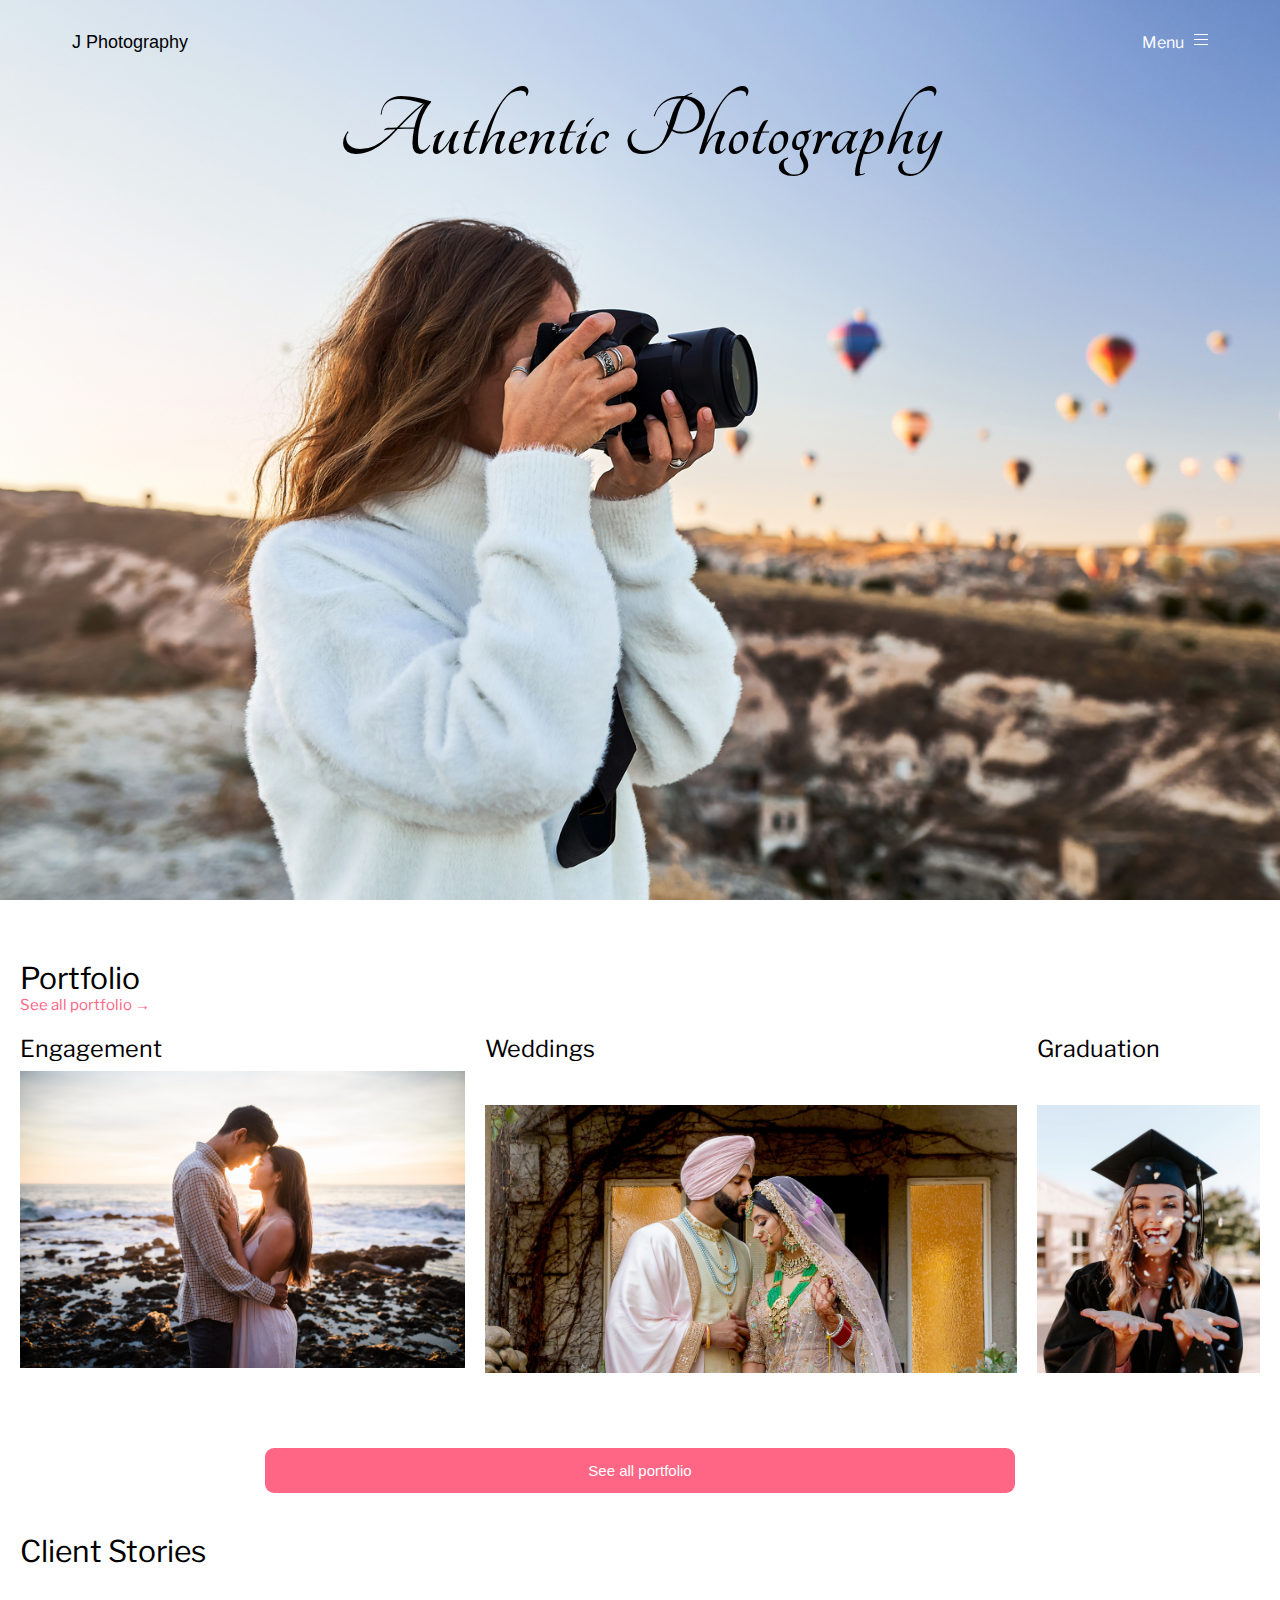
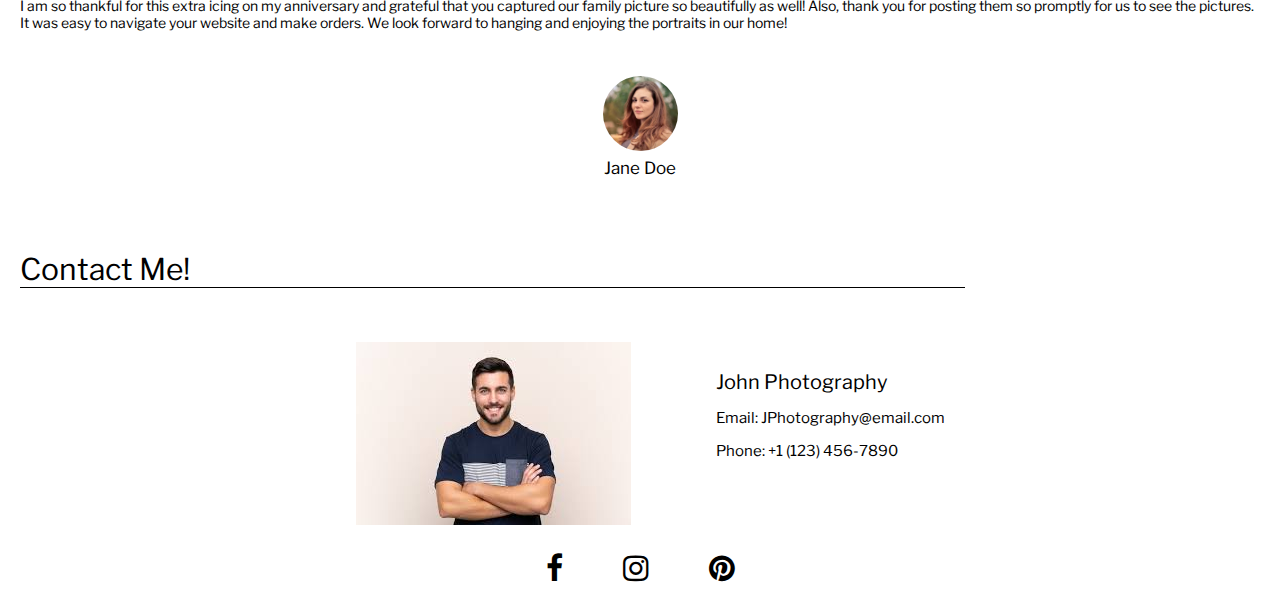
<file: index.html>
<!DOCTYPE html>
<html lang="en">
<head>
    <meta charset="UTF-8">
    <meta http-equiv="X-UA-Compatible" content="IE=edge">
    <meta name="viewport" content="width=device-width, initial-scale=1.0">
    <link rel="stylesheet" href="https://cdnjs.cloudflare.com/ajax/libs/font-awesome/4.7.0/css/font-awesome.min.css">
    <link rel="preconnect" href="https://fonts.googleapis.com">
    <link rel="preconnect" href="https://fonts.gstatic.com" crossorigin>
    <link href="https://fonts.googleapis.com/css2?family=Tangerine&display=swap" rel="stylesheet">
    <link href="https://fonts.googleapis.com/css2?family=Libre+Franklin:wght@400;700&display=swap" rel="stylesheet">
    <link rel="stylesheet" href="indexStyle.css">
    <script src="script.js" defer></script>
    <title>John Photography</title>
</head>
<body>
<!-- Menu -->
    <section id="menu" class="menu">
        
        <div id='close' class="navMenu">
           <div>
               <a href="index.html">J Photography</a>
            </div>
            <div>&#x2715</div>
        </div>
        <!-- websiteMenu -->
        <div id="navMenuWebsite" class="navMenu">
            <div>Website</div>
            <div class="downArrow" id="downArrowWebsite">˅</div>
        </div>
        <div id="websiteSubMenu" class="navMenu subMenu subMenuOpen">
            <ul>
                <a href="index.html"><li>Home</li></a>
                <a href="portfolio.html"><li>Portfolio</li></a>
            </ul>
        </div>
        <!-- contactMenu -->
        <div id="navMenuContact" class="navMenu">
            <div>Contact Info</div>
            <div class="downArrow" id="downArrowContact">˅</div>
        </div>
        <div id="contactSubMenu" class="navMenu subMenu subMenuOpen">
            <ul>
                <li>Email: JPhotography@email.com</li>
                <li>Phone: +1 (123) 456-7890</li>
            </ul>
        </div>
        <!-- socialMenu -->
        <div id="navMenuSocial" class="navMenu">
            <div>Social Networks</div>
            <div class="downArrow" id="downArrowSocial">˅</div>
        </div>
        <div id="socialSubMenu" class="navMenu subMenu subMenuOpen">
            <ul>
                <li><a href="https://facebook.com">Facebook</a></li>
                <li><a href="https://www.instagram.com/">Instagram</a></li>
                <li><a href="https://www.pinterest.com/">Pinterest</a></li>
            </ul>
        </div>
    </section>
<!-- landing page -->
    <section class="hero">    
        <header>
            <div class="logo">
                <a href="index.html">
                    <p>J Photography</p>
                </a>
                
            </div>
            <nav>
                <div class="navDivider"> </div>
                <div  class="menuNav" id="menuNav">
                    <p>Menu</p> 
                    <div class="menuBtn">
                        <div></div>
                        <div id="secondBar"></div>
                        <div></div>
                    </div>
                </div>
            </nav>
        </header>
        <h1 class="title">Authentic Photography</h1>
    </section>
<!-- portfolio -->
    <section class="portfolio">
        <div class="portfolioTitleWrapper">
            <h2 class="title">Portfolio</h2>
            <a href="portfolio.html">
                <p> See all portfolio &#x2192</p>
            </a>
            
        </div>
        <div class="portfolioContainerWrapper">
            <div class="portfolioContainer">
                <h3>Engagement</h3>
                <div class="portfolioContainerDivider"></div>
                <div class="imgContainer img1">
                    <img src="./assets/engagement.jpg" alt="">
                </div> 
            </div>
            <div class="portfolioContainer">
                <h3>Weddings</h3>
                <div class="portfolioContainerDivider"></div>
                <div class="imgContainer img2">
                    <img src="./assets/weddingcouple.jpg" alt="">
                </div>
            </div>
            <div class="portfolioContainer">
                <h3>Graduation</h3>
                <div class="portfolioContainerDivider"></div>
                <div class="imgContainer img3">
                    <img src="./assets/graduation.png" alt="">
                </div>
            </div>
        </div>
        
        <button id="portfolioBtn" class="portfolioBtn"><p>See all portfolio</p></button>
    </section>
<!-- clientStories -->
    <section class="clientStories">
        <h2>Client Stories</h2>
        <p class="storyText">I am so thankful for this extra icing on my anniversary and grateful that you captured our family picture so beautifully as well! Also, thank you for posting them so promptly for us to see the pictures. It was easy to navigate your website and make orders. We look forward to hanging and enjoying the portraits in our home!</p>
            <div class="imgContainer">
                <img src="./assets/womanFace.webp" alt="">
            </div>
            <span>Jane Doe</span>
    </section>
<!-- contact -->
    <section class="contact">
        <h2>Contact Me!</h2>
        <div class="contactDivider"></div>
        <div class="contactsWrapper">
            <div class="imgContainer">
                <img src="./assets/manphoto.jpg" alt="">
            </div>
            <div class="emailPhoneWrapper">
                <span>John Photography</span>
                <p>Email: JPhotography@email.com</p>
                <p>Phone: +1 (123) 456-7890</p>
            </div>
        </div>
        
    </section>

    <footer>
        <ul class="socialsContainer">
            <a href='https://www.facebook.com/' class="fa fa-facebook"></a>
            <a href="https://www.instagram.com/" class="fa fa-instagram"></a>
            <a href="https://www.pinterest.com/" class="fa fa-pinterest"></a>
        </ul>
    </footer>
</body>
</html>
</file>
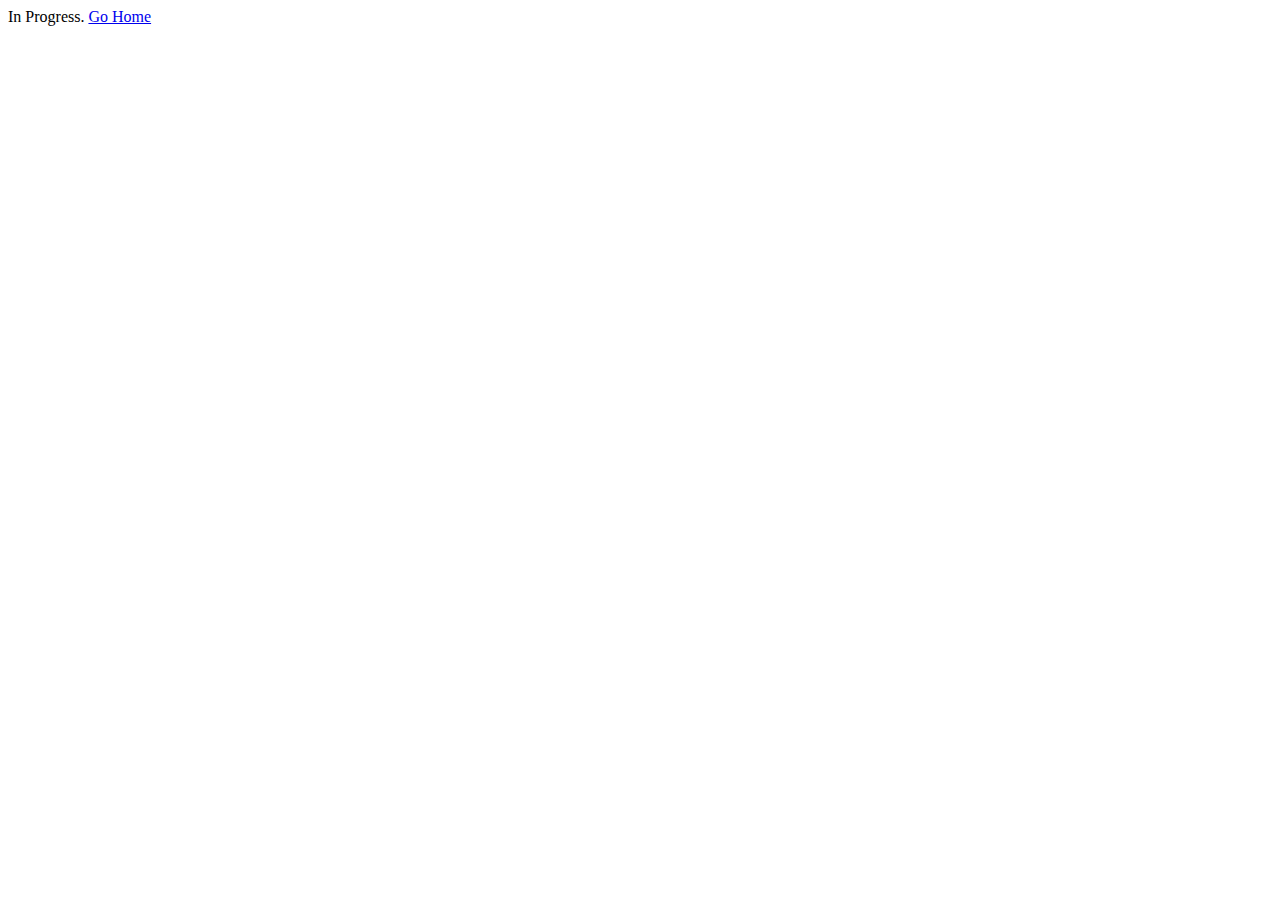
<file: portfolio.html>
<!DOCTYPE html>
<html lang="en">
<head>
    <meta charset="UTF-8">
    <meta http-equiv="X-UA-Compatible" content="IE=edge">
    <meta name="viewport" content="width=device-width, initial-scale=1.0">
    <link rel="stylesheet" href="https://cdnjs.cloudflare.com/ajax/libs/font-awesome/4.7.0/css/font-awesome.min.css">
    <link rel="preconnect" href="https://fonts.googleapis.com">
    <link rel="preconnect" href="https://fonts.gstatic.com" crossorigin>
    <link href="https://fonts.googleapis.com/css2?family=Tangerine&display=swap" rel="stylesheet">
    <link href="https://fonts.googleapis.com/css2?family=Libre+Franklin:wght@400;700&display=swap" rel="stylesheet">
    <!-- <link rel="stylesheet" href="portfolioStyle.css"> -->
    <script src="script.js" defer></script>
    <title>Portfolio</title>
</head>
<body>
    In Progress.

    <a href="index.html">Go Home</a>

</body>
</html>
</file>
<file: indexStyle.css>
*{
    margin:0;
    padding:0;
    box-sizing: border-box;
}
html{
    font-size: 10px;
    font-family: 'Libre Franklin', sans-serif;
}
h2{
    font-weight:400;
}
h3{
    font-weight:400;
}


body{
    display:flex;
    flex-direction: column;
    justify-content: center;
    align-items: center;
    font-size: 3em;
    color:rgb(0, 0, 0);
    background-color: rgb(255, 255, 255);
}
/* Header */
header{
    height:1.2em;
    width:auto;
    color: black;
}

a{
    color: rgb(255, 255, 255);
    display: flex;
    text-decoration: none;
}
header .logo a {
    color: black;
}
.menuBtn{
    margin-left: .6em;
    display: flex;
    flex-direction: column;
    width: .9em;
    height: .9em;
    justify-content: space-around;

}

.menuBtn > div{
    border-bottom: .1rem solid rgb(255, 255, 255);
}

header{
    display:flex;
    flex-direction: row;
    margin: .4em .4em .4em .4em;
    justify-content: space-between;
}
.menuNav{
    cursor: pointer;
    display:flex;
    color:white;
    flex-direction: row;
    font-size: 1.6rem;

}
nav{
    display:flex;
    flex-direction: row;
    justify-content: center;
    align-items: center;
}
.navDivider{
    border-left: 1px solid rgb(255, 255, 255);
    height: 50%;
    padding-right: .6em;
}
.logo{
    display:flex;
    flex-direction: column;
    justify-content: center;
    align-items: center;
}
.logo p{
    font-size: 1.8rem;
    font-family:'Segoe UI', Tahoma, Geneva, Verdana, sans-serif
}

/* Menu Section */
.menu{
    z-index: 100;
    display:flex;
    flex-direction: column;
    position: absolute;
    top: -100%;
    left: 0;
    background-color: white;
    width: 100vw;
    justify-content: center;
    align-items: left;
    transition: all .25s;
}

.menuHide{
    top: 0;
}
.navMenu{
    border-bottom: 1px solid black;
    background-color: white;
    font-size: 2.5rem;
    display: flex;
    flex-direction: row;
    justify-content: space-between;
    padding: .5em;
    padding-right: 1em;
    background-color: rgb(250, 250, 250);
}
.downArrow:hover{
    cursor: pointer;
}
#close:hover{
    cursor: pointer;
}
#close{
    font-size: 2rem;
    font-weight: bold;
}

.menu>.navMenu:first-child{
    font-size: .5em;
}
.menu>.navMenu>div>a{
    color:black;
}

.subMenu{
    font-size: 2rem; 
    display:flex;
    flex-direction: column;
    height: 10rem;
    transition: all .3s;
    overflow: hidden;
    justify-content: space-evenly;
    background-color: rgb(230, 230, 230);
}
.subMenu>ul{
    height:10rem;
    display:flex;
    flex-direction: column;
    justify-content: space-evenly;
}

.subMenuOpen{
    height:0px;
    padding:0;
    contain: content;
    transition: all .3s;
}
li{
    display:flex;
    flex-direction: row;
    color: black;
}
li a {
    font-family: 'Libre Franklin', sans-serif;
    color:black;
}
li a li:hover{
    cursor: pointer;
}


/* Landing Page */
.hero{
    display:flex;
    flex-direction: column;
    background-image:url(/assets/stockphotocamera.jpg);
    height:100vh;
    background-repeat: no-repeat;
    background-size: cover;
    background-position: center;
    width:100%;
}
.hero h1{
    font-family: 'Tangerine', cursive;
    z-index: 2;
    justify-self: center;
    align-self: center;
    font-size: 9rem;
}
/* Portfolio section */
.portfolio{
    margin-top: 2em;
    margin-left: 1em;
    margin-right: 1em;
    display:flex;
    flex-direction: column;
    font-size: 2rem;
    font-weight: 400;
}
.portfolio div:first-child{
    display:flex;
    flex-direction: column;
    justify-content: space-between;
}
.portfolio div:first-child p{
    font-size: 1.5rem;
}
.portfolio>div{
    margin-top: 1em;
}
.portfolioTitleWrapper>a>p{
    color:#ff6584;
}
.portfolioContainerDivider{
    margin-bottom: .4em;
    width: 75%;
    border-bottom: 1px solid black;
}

.imgContainer img{
    width:100%;
    height: 100%;
    object-fit: contain;
}
.portfolioBtn{
    margin-top: 1em;
    border: none;
    background-color:#ff6584;
    border-radius: 9px;
    height: 45px;
    width: 100%;
    color:white;
    font-size: 1.5rem;
    max-width:50em;
}
.portfolioBtn:hover{
    cursor: pointer;
}
.portfolioBtn:active{
    background-color:#e2536f;
}
/* Client Stories */
.clientStories{
    margin-top: 2em;
    margin-left: 1em;
    margin-right: 1em;
    display:flex;
    flex-direction: column;
    font-size: 2rem;
    font-weight: 400;
    
}
.clientStories .imgContainer{
    border-radius: 50%;
    height:75px;
    width:75px;
    overflow: hidden;
    margin-top: 1em;

}
.clientStories .imgContainer img{
    object-fit: cover;
}
.clientStories>p{
    margin: 2em 0;
    text-align: left;
    font-size: 1.4rem;
}
.clientStories span, .imgContainer {
    font-size: 1.7rem;
    align-self: center;
    margin-bottom:.2em;
    margin-top:.2em;
}
/* Contact */
.contact{
    margin-top: 2em;
    display:flex;
    flex-direction: column;
    font-size: 2rem;
    font-weight: 400;
    width: 100%;
    padding-left: 1em;
}
.contact p{
    font-size:1.5rem;
}
.contact *{
    margin-top: 1em;
}
.contactDivider{
    margin-top:0;
    border-bottom: 1px solid black;
    width: 75%;
}
.contact p:last-child{
    margin-bottom: 2em;
}
.contactsWrapper{
    display:flex;
    flex-direction: column;
    justify-content: center;
    align-items: center;
}
.contactsWrapper .imgContainer{
    max-width: 20em;
}

/* footer */
footer{
    margin-bottom:0;
    width: 100%;
}
.socialsContainer{
    display:flex;
    flex-direction: row;
    justify-content: center;
    align-content: center;
    
}
.socialLink{
    display:flex;
    flex-direction: row;
    width:253px;
    height:253px;
    border: 1px solid black;
    border-radius: 50%;
}

.fa{
    color:black;
    margin: -1em 1em 1em 0;
    padding-top:1em;
    padding-left: 1em;
}

@media (min-width: 600px) and (max-width: 900px){

    .portfolio{
        max-width: 20em;
    }
    .contactsWrapper{
        display:flex;
        flex-direction: row;
        justify-content: space-around;
        align-items: center;
        margin-bottom: 1em;
    }

    .navMenu{
        padding-right: 1.5em;
    }
}

@media (min-width: 901px){
    header{
        padding: 1em 2em;
    }
    /* portfolio */
    .portfolio{
        justify-content: center;
        align-items: center;
    }
    .portfolioContainerWrapper{
        display:flex;
        flex-direction: row;
        margin: 3em;
    }
    .portfolioContainerDivider{
        display:none;
    }
    .portfolio>div{
        width:100%;
    }
    .portfolioContainerWrapper .portfolioContainer:nth-child(2){
        margin: 0 1em;
    }
    .img2, .img3{
        position: relative;
        top: 2.3em;
    }
    .img1, .img2, .img3{
        max-height: 550px;
    }
    .portfolioContainer{
        overflow: hidden;
    }

    /* Contact */
    .contactsWrapper{
        display:flex;
        flex-direction: row;
        justify-content: center;
        align-items: center;
        margin-bottom: 1em;
    }
    .contactsWrapper>.imgContainer{
        margin-right: 5em;
    }
  
    .navMenu{
        padding-right: 2.5em;
    }
}
</file>
<file: portfolioStyle.css>
*{
    margin:0;
    padding:0;
    box-sizing: border-box;
}
html{
    font-size: 10px;
    font-family: 'Libre Franklin', sans-serif;
}
body{
    background-color: rgb(116, 25, 25);
    display:flex;
    flex-direction: column;
    justify-content: center;
    align-items: center;
}

/* Menu Section */
.menu{
    z-index: 100;
    display:flex;
    flex-direction: column;
    position: absolute;
    top: -100vh;
    left: 0;
    background-color: white;
    width: 100vw;
    justify-content: center;
    align-items: left;
    transition: all .25s;
}

.menuHide{
    top: 0;
}
.navMenu{
    border-bottom: 1px solid black;
    background-color: white;
    font-size: 2.5rem;
    display: flex;
    flex-direction: row;
    justify-content: space-between;
    padding: .5em;
    padding-right: 1em;
    background-color: rgb(250, 250, 250);
}
.downArrow:hover{
    cursor: pointer;
}
#close:hover{
    cursor: pointer;
}
#close{
    font-size: 2rem;
    font-weight: bold;
}

.menu>.navMenu:first-child{
    font-size: .5em;
}
.menu>.navMenu>div>a{
    color:black;
}

.subMenu{
    font-size: 2rem; 
    display:flex;
    flex-direction: column;
    height: 10rem;
    transition: all .3s;
    overflow: hidden;
    justify-content: space-evenly;
    background-color: rgb(230, 230, 230);
}
.subMenu>ul{
    height:10rem;
    display:flex;
    flex-direction: column;
    justify-content: space-evenly;
}

.subMenuOpen{
    height:0px;
    padding:0;
    contain: content;
    transition: all .3s;
}
li{
    display:flex;
    flex-direction: row;
    color: black;
}
li a {
    font-family: 'Libre Franklin', sans-serif;
    color:black;
}
li a li:hover{
    cursor: pointer;
}


/* Header */
header{
    display:flex;
    flex-direction: row;
    width: 100%;
    justify-content: space-evenly;
    color: black;
    font-size: 2rem;
    margin-top: 1em;
}
a{
    color: black;
    text-decoration: none;
}
.menuNav{
    display: flex;
    flex-direction: row;
}
.menuBtn{
    align-self: center;
    margin-left: .6em;
    display: flex;
    flex-direction: column;
    width: .9em;
    height: .9em;
    justify-content: space-around;

}

.menuBtn > div{
    border-bottom: .1rem solid rgb(0, 0, 0);
}

.portfolioContainer{
    margin-top: 3em;
    width: 80%;
    background-color: green;
    display: flex;
    flex-direction: column;
    justify-content: center;
    align-items: center;
    background-color: rgb(148, 38, 38);
    border-radius: 30px;
}
.portfolioContainer p {
    font-size: 2rem;
    margin-top: 1em;
}
.imgWrapper{
    margin-top: 3em;
    display: flex;
    flex-direction: column;
    justify-content: center;
    align-items: center;
}
.imgContainer{

}
.img{
   
}
</file>
